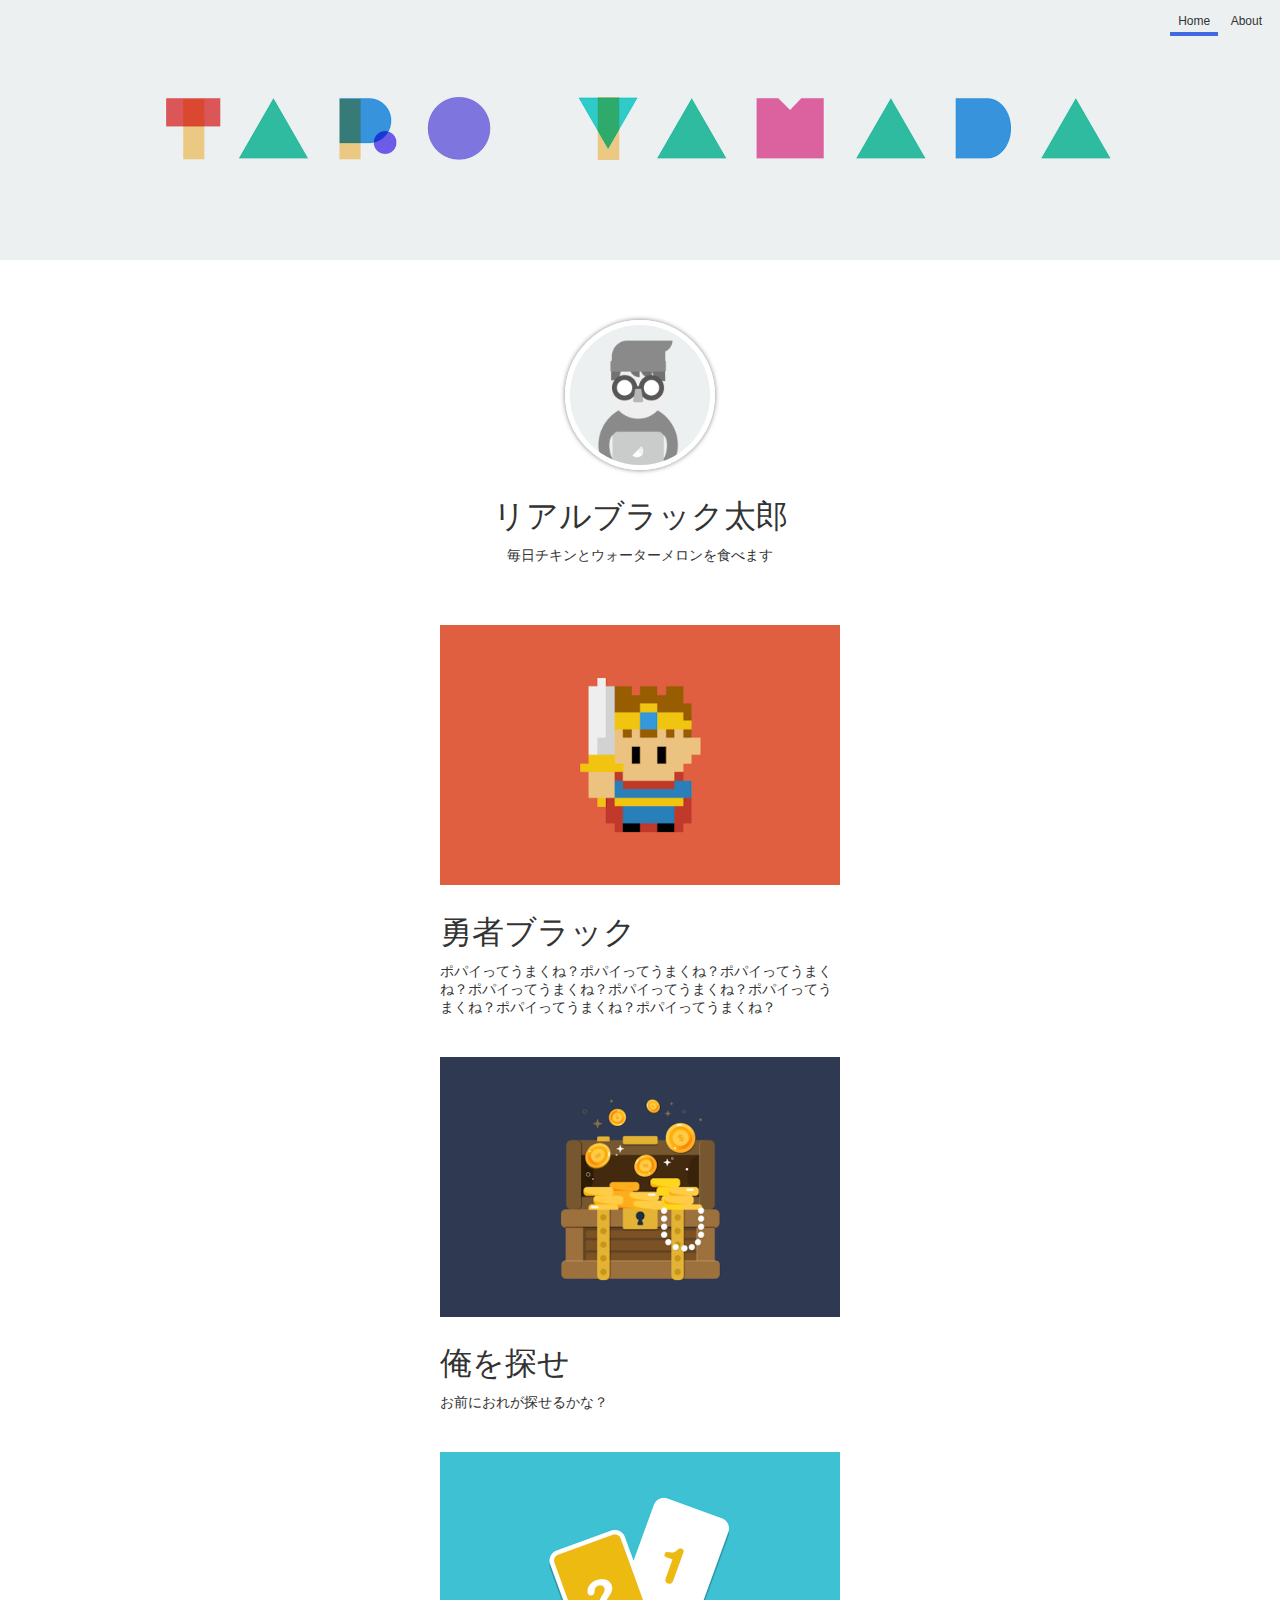
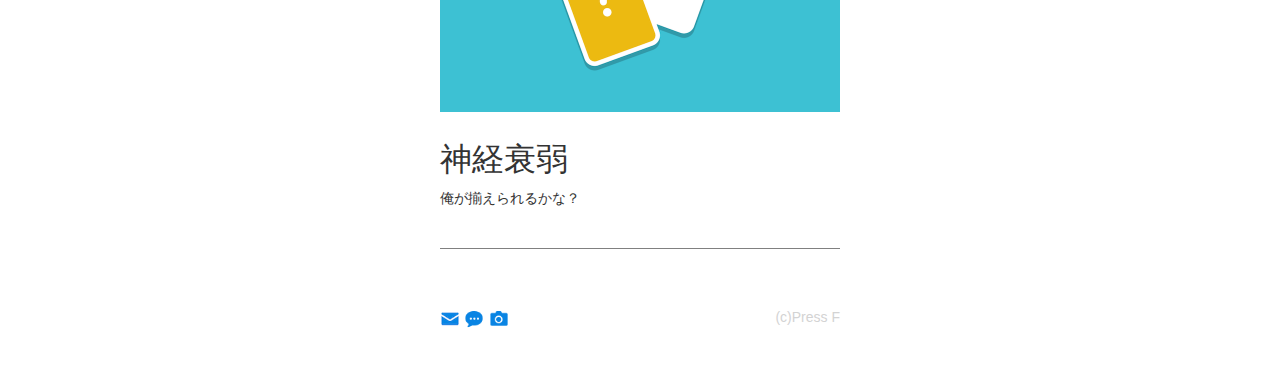
<file: index.html>
<!DOCTYPE html>
<html lang="ja">
  <head>
  <meta charset="utf-8">
  <title>俺のポートフォリオサイト</title>
  <link rel="icon" href="favicon.ico">
  <meta name="description" content="真なる者">
  <link rel="stylesheet" href="CSS/styles.css">
</head>
<body>
  <header>
    <nav>
      <ul>
        <li class="current">
          <a href="index.html">
            Home
          </a>
        </li>
        <li>
          <a href="about.html">
            About
            </a>
        </li>
      </ul>
    </nav>
  </header>
<section>
  <img src="img/taro.png" width="140" height="140" alt="太郎のアイコン" class="icon">
  <h1>リアルブラック太郎</h1>
  <p>毎日チキンとウォーターメロンを食べます</p>
  <div class="works">
  <section>
    <img src="img/work1.png" width="400" height="260" alt="勇者ブラック">
    <h1>勇者ブラック</h1>
    <p>ポパイってうまくね？ポパイってうまくね？ポパイってうまくね？ポパイってうまくね？ポパイってうまくね？ポパイってうまくね？ポパイってうまくね？ポパイってうまくね？</p>
  </section>
  <section>
    <img src="img/work2.png" width="400" height="260" alt="ニガを探せ">
    <h1>俺を探せ</h1>
    <p>お前におれが探せるかな？</p>
  </section>
  <section>
    <img src="img/work3.png" width="400" height="260" alt="神経衰弱">
    <h1>神経衰弱</h1>
    <p>俺が揃えられるかな？</p>
  </section>
</div>

</section>
<footer>
  <ul>
  <li>
    <a href="https://youtu.be/RNjiTQBBdOs" target="_blank">
      <img src="img/mail.png" width="20" height="20" alt="メール送信">
    </a>
  </li>
  <li>
    <a href="https://youtu.be/LkuM1wSH5hI" target="_blank">
      <img src="img/blog.png" width="20" height="20" alt="ブログへ">
    </a>
  </li>
  <li>
<a href="https://www.youtube.com/watch?v=RJt35XkrFUo" target="_blank">
  <img src="img/photos.png" width="20" height="20" alt="写真サイトへ">
</a>
  </li>
  </ul>
  <p>(c)Press F</p>
</footer>
</body>
</html>
</file>
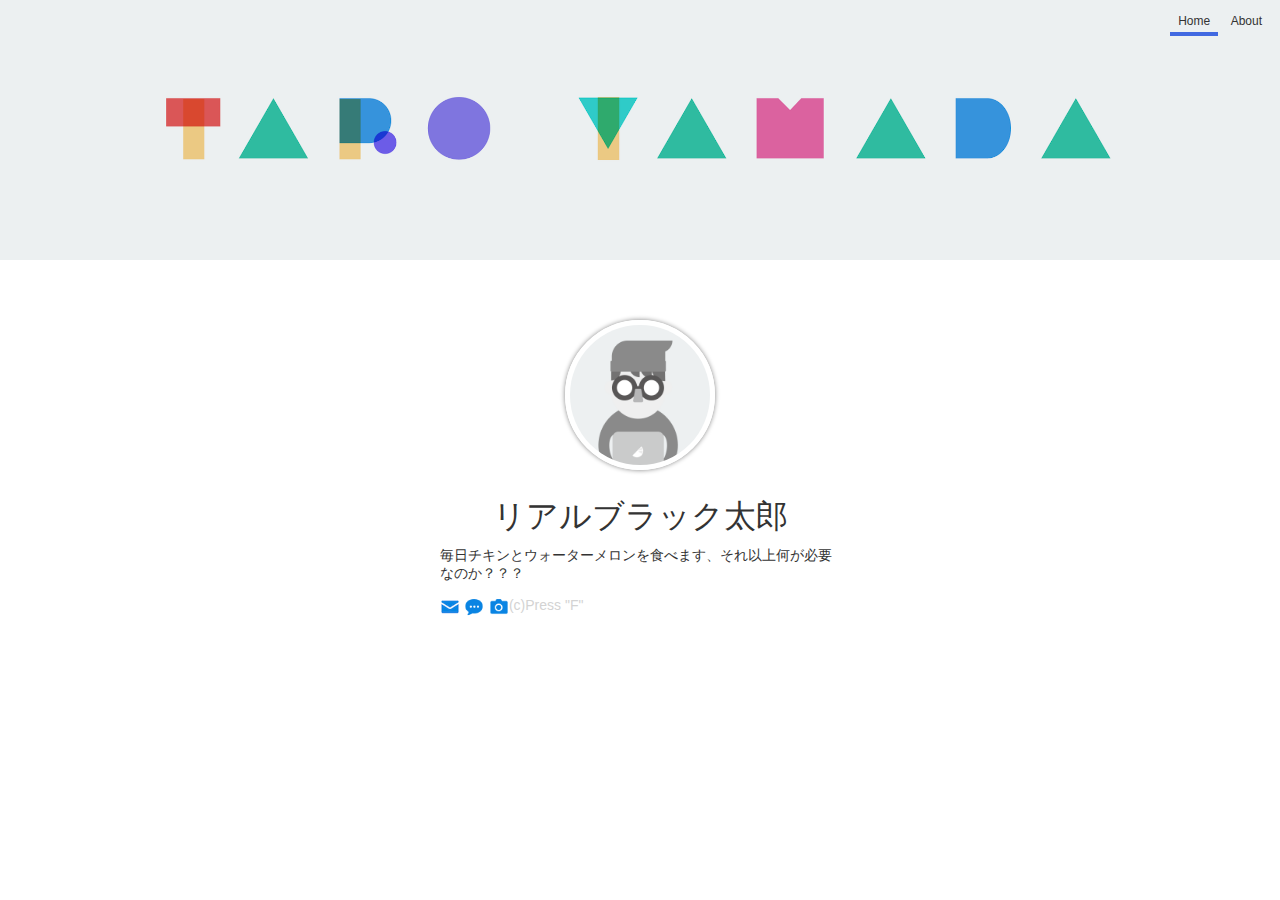
<file: about.html>
<!DOCTYPE html>
<html lang="ja">
  <head>
  <meta charset="utf-8">
  <title>おれは俺だ！</title>
  <link rel="icon" href="favicon.ico">
  <meta name="description" content="真なる者">
  <link rel="stylesheet" href="CSS/styles.css">
</head>
<body>
  <header>
    <nav>
      <ul>
        <li class="current">
          <a href="index.html">
            Home
          </a>
        </li>
        <li>
          <a href="about.html">
            About
            </a>
        </li>
      </ul>
    </nav>
  </header>
<section class="about">
  <img src="img/taro.png" width="140" height="140" alt="太郎のアイコン" class="icon">
  <h1>リアルブラック太郎</h1>
  <p>毎日チキンとウォーターメロンを食べます、それ以上何が必要なのか？？？</p>
<footer>
  <ul>
  <li>
    <a href="https://youtu.be/RNjiTQBBdOs" target="_blank">
      <img src="img/mail.png" width="20" height="20" alt="メール送信">
    </a>
  </li>
  <li>
    <a href="https://youtu.be/LkuM1wSH5hI" target="_blank">
      <img src="img/blog.png" width="20" height="20" alt="ブログへ">
    </a>
  </li>
  <li>
<a href="https://giphy.com/gifs/culture--think-hmm-d3mlE7uhX8KFgEmY" target="_blank">
  <img src="img/photos.png" width="20" height="20" alt="写真サイトへ">
</a>
  </li>
  </ul>
  <p>(c)Press "F"</p>
</footer>
</body>
</html>
</file>
<file: CSS/styles.css>
body {
    /* color: red; */
    color: #333;
    font-family: Verdana, sans-serif;
    margin: 0;
  }

header {
  background-color: pink;
  text-align: right;
  padding: 10px;
  background-image:
  url(../img/header.png);
  height: 240px;
  background-size: cover;
  background-position: center;
  margin-bottom: 60px;
}

header ul {
  margin: 0;
  list-style-type: none;
  padding-left: 0;
    }
header li{
  display: inline-block;
  padding: 4px 8px;
  font-size: 12px;
}
header li > a{
  text-decoration: none;
  color:inherit;
}

header li > a:hover {
  color: royalblue;
}
.current{
  border-bottom: 4px solid royalblue;
}
section {
  text-align: center;
}
section h1 {
  font-weight: normal;
  margin-bottom: 8px;
}

section p {
  margin-top: 0;
  font-size: 14px;
}

.icon {
  border-radius: 50%;
  border: 5px solid white;
/* box-shadow: x y blur color */
box-shadow: 0px 0px 5px gray;
}

.works {
  width: 400px;
  margin: 60px auto;
  border-bottom: 1px solid gray;
}
.works h1,
.works p
{
  text-align: left;
}
.works > section {
  margin-bottom: 40px;
}
footer{
  width: 400px;
  margin: 0 auto 60px;
}

footer ul {
  margin: 0;
  list-style-type: none;
  padding-left: 0;
  float: left;
    }
footer li{
  display: inline-block;

}

footer li > a:hover {
  opacity: 0.6;
}

footer p {
  color: lightgray;
  font-size: 14px;
  text-align: right;
}


.about {
  width: 400px;
  margin: 0 auto 60px;
}

.about p {
  text-align: left;
}
</file>
